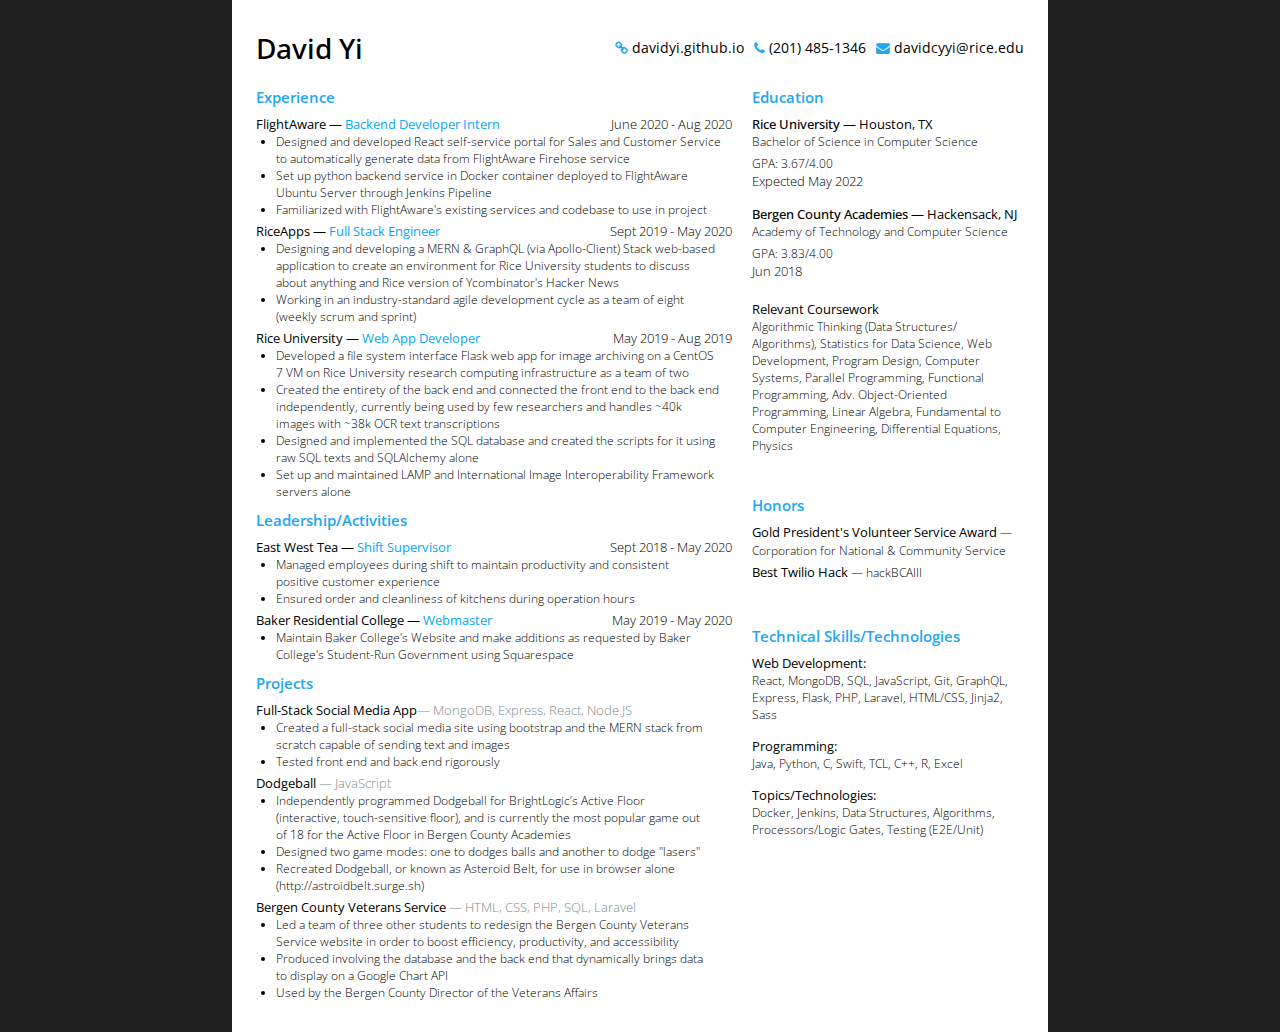
<file: index.html>
<!DOCTYPE html>
<html>
<head>
    <title>David Yi</title>
    <link rel="stylesheet" href="images/font-awesome/css/font-awesome.min.css">
    <meta name="viewport" content="width=device-width, initial-scale=1">
    <link rel="stylesheet" href="stylesheets/main.css">
</head>
<body>
    <div class="resume">
        <div class="main-container">
            <div class="header">
                <div class="page-title-container">
                    <div class="main-content">
                        <div class="header-content">
                            <p class="header-name">David Yi</p>
                            <div class="header-icons right-align">
                                <div flex class="icon-space">
                                    <i class="fa fa-link icon"></i>
                                    davidyi.github.io
                                </div>
                                <div flex class="icon-space">
                                    <i class="fa fa-phone icon" aria-hidden="true"></i>
                                    (201) 485-1346 
                                </div>

                                <div flex class="icon-space">
                                    <i class="fa fa-envelope icon" aria-hidden="true"></i>
                                    davidcyyi@rice.edu 
                                </div>
                            </div>

                        </div>
                    </div>
                </div>

                <div class="title space">
                </div>

            </div>
            <div class="main-content">
                <div class="left-column">
                    <div class="Experience">
                        <div>
                            <p class="title">Experience</p>
                            <div>
                                <p class="subtitle same-line">FlightAware &#8212; <span class="color">Backend Developer Intern</span></p>
                                <p class="right-align same-line date">June 2020 - Aug 2020</p>
                                <ul class="info-list">
                                    <li>Designed and developed React self-service portal for Sales and Customer Service to automatically generate data from FlightAware Firehose service</li>
                                    <li>Set up python backend service in Docker container deployed to FlightAware Ubuntu Server through Jenkins Pipeline</li>
                                    <li>Familiarized with FlightAware's existing services and codebase to use in project</li>
                                </ul>

                                <p class="subtitle same-line">RiceApps &#8212; <span class="color">Full Stack Engineer</span></p>
                                <p class="right-align same-line date">Sept 2019 - May 2020</p>
                                <ul class="info-list">
                                    <li> Designing and developing a MERN & GraphQL (via Apollo-Client) Stack web-based application to create an environment for Rice University students to discuss about anything and Rice version of Ycombinator's Hacker News</li>
                                    <li> Working in an industry-standard agile development cycle as a team of eight (weekly scrum and sprint) </li>
                                </ul>
                                <!-- emphasize on impact, put key words, maybe bold some words, show if the app being used (reflects impact), other things that show impact is independence, leadership, make clear you meet minimum requirement so that you won't get screened out -->

                                <p class="subtitle same-line"> Rice University &#8212; <span class="color">Web App Developer</span></p>
                                <p class="right-align same-line date">May 2019 - Aug 2019</p>
                                <ul class="info-list">
                                    <li>Developed a file system interface Flask web app for image archiving on a CentOS 7 VM on Rice University research computing infrastructure as a team of two</li>
                                    <li>Created the entirety of the back end and connected the front end to the back end independently, currently being used by few researchers and handles ~40k images with ~38k OCR text transcriptions</li>
                                    <li>Designed and implemented the SQL database and created the scripts for it using raw SQL texts and SQLAlchemy alone</li>
                                    <li>Set up and maintained LAMP and International Image Interoperability Framework servers alone</li>
                                </ul>
                            </div>
                        </div>
                    </div>

                    <div class="Leadership">
                        <p class="title">Leadership/Activities</p>

                        <div>
                            <p class="subtitle same-line">East West Tea &#8212;<span class="color"> Shift Supervisor</span></p>
                            <p class="right-align same-line date">Sept 2018 - May 2020</p>
                            <div class="info">
                                <ul class="info-list">
                                    <li>Managed employees during shift to maintain productivity and consistent positive customer experience</li>
                                    <li>Ensured order and cleanliness of kitchens during operation hours</li>
                                </ul>
                            </div>

                            <p class="subtitle same-line">Baker Residential College &#8212;<span class="color"> Webmaster</span></p>
                            <p class="right-align same-line date">May 2019 - May 2020</p>
                            <div class="info">
                                <ul class="info-list">
                                    <li>Maintain Baker College's Website and make additions as requested by Baker College's Student-Run Government using Squarespace</li>
                                </ul>
                            </div>
                        </div>
                    </div>

                    <div class="Projects">
                        <p class="title">Projects</p>

                        <div>
                            <p class="subtitle same-line">Full-Stack Social Media App<span class="languages">&#8212; MongoDB, Express, React, Node.JS</span></p>
                            <div class="info">
                                <ul class="info-list">
                                    <li>Created a full-stack social media site using bootstrap and the MERN stack from scratch capable of sending text and images</li>
                                    <li>Tested front end and back end rigorously</li>
                                </ul>
                            </div>

                            <p class="subtitle same-line">Dodgeball <span class="languages">&#8212; JavaScript</span></p>
                            <div class="info">
                                <ul class="info-list">
                                    <li>Independently programmed Dodgeball for BrightLogic’s Active Floor (interactive, touch-sensitive floor), and is currently the most popular game out of 18 for the Active Floor in Bergen County Academies</li> 
                                    <li>Designed two game modes: one to dodges balls and another to dodge "lasers"</li>
                                    <li>Recreated Dodgeball, or known as Asteroid Belt, for use in browser alone (http://astroidbelt.surge.sh)</li>  
                                </ul>
                            </div>

                            <p class="subtitle same-line">Bergen County Veterans Service <span class="languages">&#8212; HTML, CSS, PHP, SQL, Laravel</span></p>
                            <div class="info">
                                <ul class="info-list">
                                    <li>Led a team of three other students to redesign the Bergen County Veterans Service website in order to boost efficiency, productivity, and accessibility</li>
                                    <li>Produced involving the database and the back end that dynamically brings data to display on a Google Chart API</li>
                                    <li>Used by the Bergen County Director of the Veterans Affairs</li>
                                </ul>
                            </div>
                        </div>
                    </div>
                </div>
                <div class="right-column">
                    <div class="education">
                        <p class="title">Education</p>
                        <div>
                            <div class="school" style="padding-bottom: 15px">
                                <p class="subtitle"><span class="school-name">Rice University </span>&#8212; Houston, TX</p>
                                <p class="major info" style="padding-bottom: 5px">Bachelor of Science in Computer Science</p>
                                <p class="info">GPA: 3.67/4.00</p>
                                <p class="date">Expected May 2022</p>
                            </div>

                            <div class="school">
                                <p class="subtitle same-line"><span class="school-name">Bergen County Academies </span>&#8212; Hackensack, NJ</p>
                                <br>
                                <p class="major info" style="padding-bottom: 5px">Academy of Technology and Computer Science</p>
                                <p class="info">GPA: 3.83/4.00</p>
                                <p class="date">Jun 2018</p>
                            </div>

                            <div class="coursework" style="padding-top: 20px; padding-bottom: 15px;">
                                <p class="subtitle">Relevant Coursework</p>
                                <p class="info">
                                    Algorithmic Thinking (Data Structures/ Algorithms), Statistics for Data Science, Web Development, Program Design, Computer Systems, Parallel Programming, Functional Programming, Adv. Object-Oriented Programming, Linear Algebra, Fundamental to Computer Engineering, Differential Equations, Physics
                                </p>
                            </div>
                        </div>
                    </div>

                    <div class="awards" style="padding-top: 20px; padding-bottom: 15px;">
                        <p class="title">Honors</p>
                        <div>
                            <div class="space">
                                <p class="subtitle">Gold President's Volunteer Service Award <span class="info">&#8212; Corporation for National & Community Service</span></p>
                            </div>

                            <div class="space">
                                <p class="subtitle">Best Twilio Hack <span class="info">&#8212; hackBCAIII</span></p>
                            </div>
                        </div>
                    </div>

                    <div class="Skills" style="padding-top: 20px; padding-bottom: 15px;">

                        <div>
                            <p class="title">Technical Skills/Technologies</p>
                            <div>
                                <p class="subtitle">Web Development:</p>
                                <p class="info skills">React, MongoDB, SQL, JavaScript, Git, GraphQL, Express, Flask, PHP, Laravel, HTML/CSS, Jinja2, Sass</p>

                                <div class="space"></div>
                                <p class="subtitle">Programming:</p>
                                <p class="info skills">Java, Python, C, Swift, TCL, C++, R, Excel</p>

                                <div class="space"></div>
                                <p class="subtitle">Topics/Technologies:</p>
                                <p class="info skills">Docker, Jenkins, Data Structures, Algorithms, Processors/Logic Gates, Testing (E2E/Unit)</p>
                            </div>
                        </div>
                    </div>
                </div>
            </div>
        
        </div>
    </div>
    
</body>
</html>
</file>
<file: stylesheets/main.css>
/*! normalize.css v3.0.3 | MIT License | github.com/necolas/normalize.css */
/**
 * 1. Set default font family to sans-serif.
 * 2. Prevent iOS and IE text size adjust after device orientation change,
 *    without disabling user zoom.
 */
@import url("https://fonts.googleapis.com/css?family=Raleway:300,900");
@import url("https://fonts.googleapis.com/css?family=Open+Sans:100,200,300,300i,400,400i,500,600,800");
html {
  font-family: sans-serif;
  /* 1 */
  -ms-text-size-adjust: 100%;
  /* 2 */
  -webkit-text-size-adjust: 100%;
  /* 2 */ }

/**
 * Remove default margin.
 */
body {
  margin: 0; }

/* HTML5 display definitions
   ========================================================================== */
/**
 * Correct `block` display not defined for any HTML5 element in IE 8/9.
 * Correct `block` display not defined for `details` or `summary` in IE 10/11
 * and Firefox.
 * Correct `block` display not defined for `main` in IE 11.
 */
article,
aside,
details,
figcaption,
figure,
footer,
header,
hgroup,
main,
menu,
nav,
section,
summary {
  display: block; }

/**
 * 1. Correct `inline-block` display not defined in IE 8/9.
 * 2. Normalize vertical alignment of `progress` in Chrome, Firefox, and Opera.
 */
audio,
canvas,
progress,
video {
  display: inline-block;
  /* 1 */
  vertical-align: baseline;
  /* 2 */ }

/**
 * Prevent modern browsers from displaying `audio` without controls.
 * Remove excess height in iOS 5 devices.
 */
audio:not([controls]) {
  display: none;
  height: 0; }

/**
 * Address `[hidden]` styling not present in IE 8/9/10.
 * Hide the `template` element in IE 8/9/10/11, Safari, and Firefox < 22.
 */
[hidden],
template {
  display: none; }

/* Links
   ========================================================================== */
/**
 * Remove the gray background color from active links in IE 10.
 */
a {
  background-color: transparent; }

/**
 * Improve readability of focused elements when they are also in an
 * active/hover state.
 */
a:active,
a:hover {
  outline: 0; }

/* Text-level semantics
   ========================================================================== */
/**
 * Address styling not present in IE 8/9/10/11, Safari, and Chrome.
 */
abbr[title] {
  border-bottom: 1px dotted; }

/**
 * Address style set to `bolder` in Firefox 4+, Safari, and Chrome.
 */
b,
strong {
  font-weight: bold; }

/**
 * Address styling not present in Safari and Chrome.
 */
dfn {
  font-style: italic; }

/**
 * Address variable `h1` font-size and margin within `section` and `article`
 * contexts in Firefox 4+, Safari, and Chrome.
 */
h1 {
  font-size: 2em;
  margin: 0.67em 0; }

/**
 * Address styling not present in IE 8/9.
 */
mark {
  background: #ff0;
  color: #000; }

/**
 * Address inconsistent and variable font size in all browsers.
 */
small {
  font-size: 80%; }

/**
 * Prevent `sub` and `sup` affecting `line-height` in all browsers.
 */
sub,
sup {
  font-size: 75%;
  line-height: 0;
  position: relative;
  vertical-align: baseline; }

sup {
  top: -0.5em; }

sub {
  bottom: -0.25em; }

/* Embedded content
   ========================================================================== */
/**
 * Remove border when inside `a` element in IE 8/9/10.
 */
img {
  border: 0; }

/**
 * Correct overflow not hidden in IE 9/10/11.
 */
svg:not(:root) {
  overflow: hidden; }

/* Grouping content
   ========================================================================== */
/**
 * Address margin not present in IE 8/9 and Safari.
 */
figure {
  margin: 1em 40px; }

/**
 * Address differences between Firefox and other browsers.
 */
hr {
  box-sizing: content-box;
  height: 0; }

/**
 * Contain overflow in all browsers.
 */
pre {
  overflow: auto; }

/**
 * Address odd `em`-unit font size rendering in all browsers.
 */
code,
kbd,
pre,
samp {
  font-family: monospace, monospace;
  font-size: 1em; }

/* Forms
   ========================================================================== */
/**
 * Known limitation: by default, Chrome and Safari on OS X allow very limited
 * styling of `select`, unless a `border` property is set.
 */
/**
 * 1. Correct color not being inherited.
 *    Known issue: affects color of disabled elements.
 * 2. Correct font properties not being inherited.
 * 3. Address margins set differently in Firefox 4+, Safari, and Chrome.
 */
button,
input,
optgroup,
select,
textarea {
  color: inherit;
  /* 1 */
  font: inherit;
  /* 2 */
  margin: 0;
  /* 3 */ }

/**
 * Address `overflow` set to `hidden` in IE 8/9/10/11.
 */
button {
  overflow: visible; }

/**
 * Address inconsistent `text-transform` inheritance for `button` and `select`.
 * All other form control elements do not inherit `text-transform` values.
 * Correct `button` style inheritance in Firefox, IE 8/9/10/11, and Opera.
 * Correct `select` style inheritance in Firefox.
 */
button,
select {
  text-transform: none; }

/**
 * 1. Avoid the WebKit bug in Android 4.0.* where (2) destroys native `audio`
 *    and `video` controls.
 * 2. Correct inability to style clickable `input` types in iOS.
 * 3. Improve usability and consistency of cursor style between image-type
 *    `input` and others.
 */
button,
html input[type="button"],
input[type="reset"],
input[type="submit"] {
  -webkit-appearance: button;
  /* 2 */
  cursor: pointer;
  /* 3 */ }

/**
 * Re-set default cursor for disabled elements.
 */
button[disabled],
html input[disabled] {
  cursor: default; }

/**
 * Remove inner padding and border in Firefox 4+.
 */
button::-moz-focus-inner,
input::-moz-focus-inner {
  border: 0;
  padding: 0; }

/**
 * Address Firefox 4+ setting `line-height` on `input` using `!important` in
 * the UA stylesheet.
 */
input {
  line-height: normal; }

/**
 * It's recommended that you don't attempt to style these elements.
 * Firefox's implementation doesn't respect box-sizing, padding, or width.
 *
 * 1. Address box sizing set to `content-box` in IE 8/9/10.
 * 2. Remove excess padding in IE 8/9/10.
 */
input[type="checkbox"],
input[type="radio"] {
  box-sizing: border-box;
  /* 1 */
  padding: 0;
  /* 2 */ }

/**
 * Fix the cursor style for Chrome's increment/decrement buttons. For certain
 * `font-size` values of the `input`, it causes the cursor style of the
 * decrement button to change from `default` to `text`.
 */
input[type="number"]::-webkit-inner-spin-button,
input[type="number"]::-webkit-outer-spin-button {
  height: auto; }

/**
 * 1. Address `appearance` set to `searchfield` in Safari and Chrome.
 * 2. Address `box-sizing` set to `border-box` in Safari and Chrome.
 */
input[type="search"] {
  -webkit-appearance: textfield;
  /* 1 */
  box-sizing: content-box;
  /* 2 */ }

/**
 * Remove inner padding and search cancel button in Safari and Chrome on OS X.
 * Safari (but not Chrome) clips the cancel button when the search input has
 * padding (and `textfield` appearance).
 */
input[type="search"]::-webkit-search-cancel-button,
input[type="search"]::-webkit-search-decoration {
  -webkit-appearance: none; }

/**
 * Define consistent border, margin, and padding.
 */
fieldset {
  border: 1px solid #c0c0c0;
  margin: 0 2px;
  padding: 0.35em 0.625em 0.75em; }

/**
 * 1. Correct `color` not being inherited in IE 8/9/10/11.
 * 2. Remove padding so people aren't caught out if they zero out fieldsets.
 */
legend {
  border: 0;
  /* 1 */
  padding: 0;
  /* 2 */ }

/**
 * Remove default vertical scrollbar in IE 8/9/10/11.
 */
textarea {
  overflow: auto; }

/**
 * Don't inherit the `font-weight` (applied by a rule above).
 * NOTE: the default cannot safely be changed in Chrome and Safari on OS X.
 */
optgroup {
  font-weight: bold; }

/* Tables
   ========================================================================== */
/**
 * Remove most spacing between table cells.
 */
table {
  border-collapse: collapse;
  border-spacing: 0; }

td,
th {
  padding: 0; }

html {
  max-width: 100%;
  height: 100%;
  width: 100%; }

body {
  max-width: 100%;
  height: 100%;
  font-family: "Open Sans";
  font-size: 13px;
  padding: 0;
  margin: 0; }

a {
  padding: 0;
  margin: 0;
  text-decoration: none; }
  a:visited {
    text-decoration: none; }
  a:active {
    text-decoration: none; }

p {
  padding: 0;
  margin: 0; }

.no-space {
  padding: 0;
  margin: 0; }

.first-name {
  margin: 0;
  padding: 0;
  font-weight: 900;
  color: #22A7F0; }

.last-name {
  font-weight: 300; }

.right-align {
  text-align: right;
  float: right; }

.languages {
  font-weight: 300;
  color: #7f8c8d; }

.class {
  font-style: italic;
  font-weight: 400;
  color: #59ABE3; }

.header {
  padding-top: 5px;
  padding-bottom: 4px;
  padding-right: 0px;
  margin: 0; }

.header-content {
  display: flex;
  padding: 0;
  width: 100%; }

.name-container {
  height: 100px;
  font-family: "Open Sans";
  font-size: 35pt; }

.header-name {
  align-self: flex-end;
  padding: 0px;
  margin: 0;
  font-size: 28px;
  font-weight: 550;
  float: left; }

.icon {
  color: #22A7F0; }

.header-icons {
  font-size: 10.25pt;
  float: right;
  display: flex;
  height: 100%;
  margin-left: auto;
  margin-right: 0; }
  .header-icons .icon-space {
    align-self: flex-end;
    padding-bottom: 10px; }

.icon-space {
  padding-left: 10px;
  display: inline; }

.resume {
  background-color: #1f1f1f;
  width: 100%; }

.date {
  font-weight: 200; }

.main-container {
  overflow: hidden;
  background-color: #fff;
  height: 10in;
  width: 8in;
  padding: 0.25in .25in .5in .25in;
  margin: 0 auto; }

.main-content {
  display: flex; }

.left-column {
  word-wrap: normal;
  flex: 0 0 62%; }

.right-column {
  word-wrap: normal;
  flex: 0 0 36%;
  margin-left: 20px;
  font-size: 13px;
  font-family: "Open Sans"; }

.flex-left {
  overflow: hidden;
  margin-right: 20px;
  order: 1;
  flex: 0 0 15.3%; }

.flex-right {
  order: 2;
  flex: 0 0 82%;
  padding-top: 13px;
  padding-right: 0;
  margin-right: 0;
  font-size: 13px;
  font-family: "Open Sans"; }

.page-title-container {
  overflow: hidden; }

.same-line {
  display: inline-block; }

.title {
  margin: 0;
  padding-top: 6px;
  font-weight: 600;
  font-size: 15px;
  color: #22A7F0;
  padding-bottom: 8px; }

.subtitle {
  font-weight: 400; }

.color {
  color: #03A9F4; }

.courses {
  padding-left: 30px; }

.info {
  font-weight: 300;
  font-size: 12px;
  margin-right: 15px; }

.info-list {
  font-weight: 300;
  font-size: 12px;
  padding: 0;
  margin: 0;
  padding-left: 20px;
  padding-bottom: 4px; }
  .info-list li {
    margin-right: 10px; }

.skills {
  padding-bottom: 10px; }

.school-name {
  font-weight: 500;
  font-size: 13px; }

.space {
  padding-bottom: 4px; }

.vertical-align {
  position: relative;
  top: 50%;
  transform: translateY(-50%); }

/*# sourceMappingURL=main.css.map */
</file>
